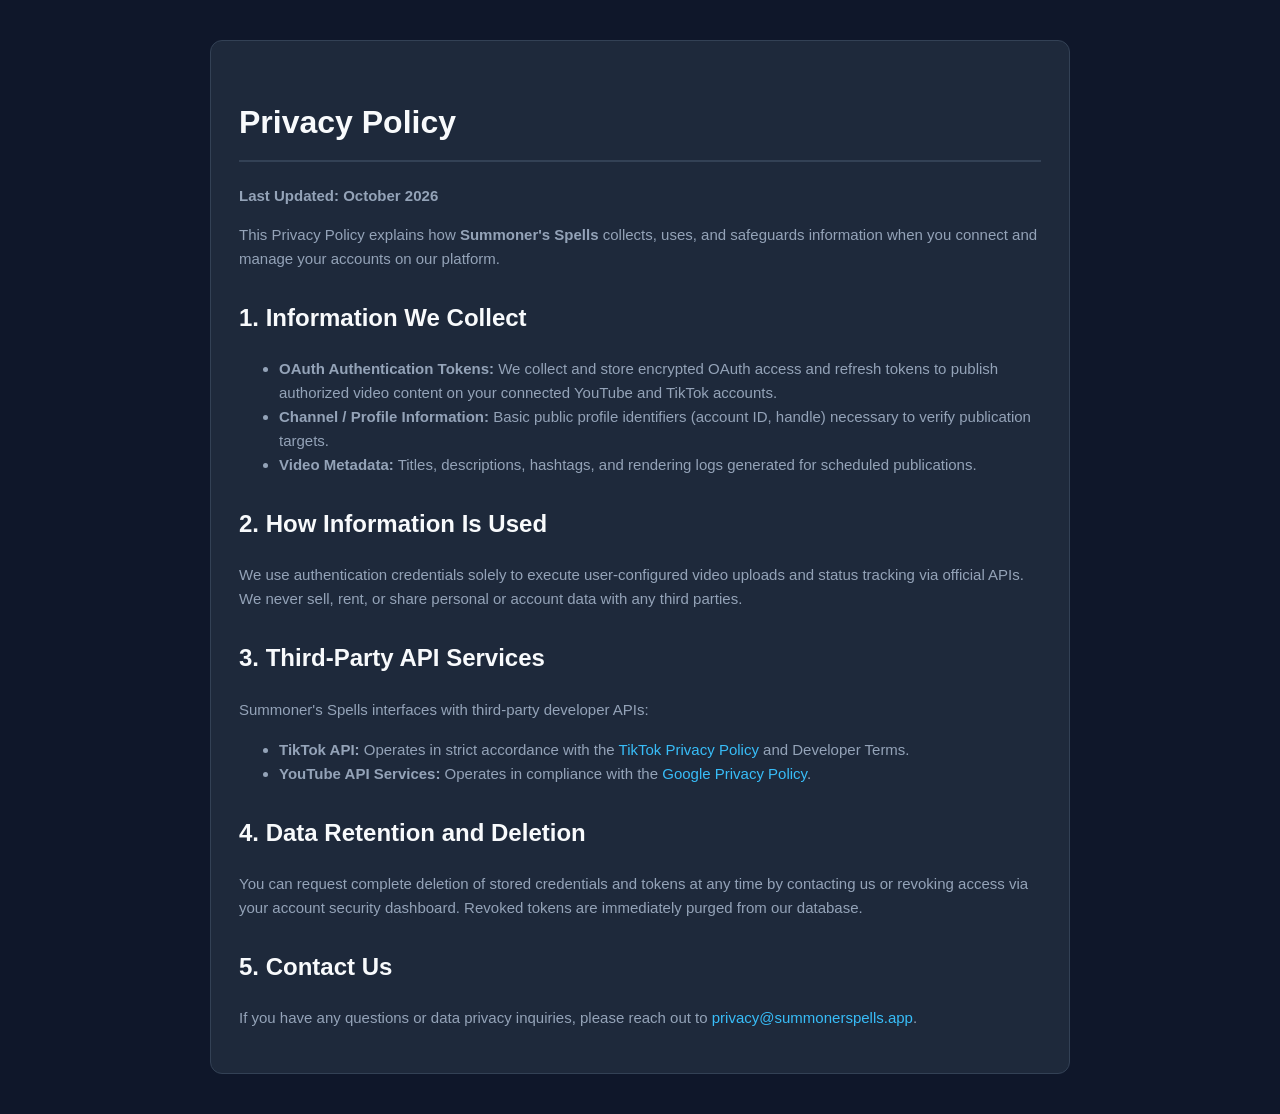
<file: wwwroot/privacy.html>
<!DOCTYPE html>
<html lang="en">
<head>
    <meta charset="UTF-8">
    <meta name="viewport" content="width=device-width, initial-scale=1.0">
    <meta name="tiktok-developers-site-verification" content="vLvgyxauHoVUF1J9mmN4q5zrSQfatgZo">
    <meta name="tiktok-developers-site-verification" content="tiktok-developers-site-verification=vLvgyxauHoVUF1J9mmN4q5zrSQfatgZo">
    <title>Privacy Policy - Summoner's Spells</title>
    <style>
        body {
            font-family: -apple-system, BlinkMacSystemFont, "Segoe UI", Roboto, Helvetica, Arial, sans-serif;
            line-height: 1.6;
            color: #e2e8f0;
            background-color: #0f172a;
            max-width: 860px;
            margin: 0 auto;
            padding: 40px 20px;
        }
        h1, h2 { color: #f8fafc; margin-top: 28px; }
        h1 { border-bottom: 2px solid #334155; padding-bottom: 12px; }
        p, li { color: #94a3b8; font-size: 15px; }
        a { color: #38bdf8; text-decoration: none; }
        .card { background: #1e293b; border-radius: 12px; padding: 28px; border: 1px solid #334155; }
    </style>
</head>
<body>
    <div class="card">
        <h1>Privacy Policy</h1>
        <p><strong>Last Updated: October 2026</strong></p>
        <p>This Privacy Policy explains how <strong>Summoner's Spells</strong> collects, uses, and safeguards information when you connect and manage your accounts on our platform.</p>
        
        <h2>1. Information We Collect</h2>
        <ul>
            <li><strong>OAuth Authentication Tokens:</strong> We collect and store encrypted OAuth access and refresh tokens to publish authorized video content on your connected YouTube and TikTok accounts.</li>
            <li><strong>Channel / Profile Information:</strong> Basic public profile identifiers (account ID, handle) necessary to verify publication targets.</li>
            <li><strong>Video Metadata:</strong> Titles, descriptions, hashtags, and rendering logs generated for scheduled publications.</li>
        </ul>
        
        <h2>2. How Information Is Used</h2>
        <p>We use authentication credentials solely to execute user-configured video uploads and status tracking via official APIs. We never sell, rent, or share personal or account data with any third parties.</p>
        
        <h2>3. Third-Party API Services</h2>
        <p>Summoner's Spells interfaces with third-party developer APIs:</p>
        <ul>
            <li><strong>TikTok API:</strong> Operates in strict accordance with the <a href="https://www.tiktok.com/legal/privacy-policy" target="_blank">TikTok Privacy Policy</a> and Developer Terms.</li>
            <li><strong>YouTube API Services:</strong> Operates in compliance with the <a href="https://policies.google.com/privacy" target="_blank">Google Privacy Policy</a>.</li>
        </ul>
        
        <h2>4. Data Retention and Deletion</h2>
        <p>You can request complete deletion of stored credentials and tokens at any time by contacting us or revoking access via your account security dashboard. Revoked tokens are immediately purged from our database.</p>
        
        <h2>5. Contact Us</h2>
        <p>If you have any questions or data privacy inquiries, please reach out to <a href="mailto:privacy@summonerspells.app">privacy@summonerspells.app</a>.</p>
    </div>
</body>
</html>
</file>
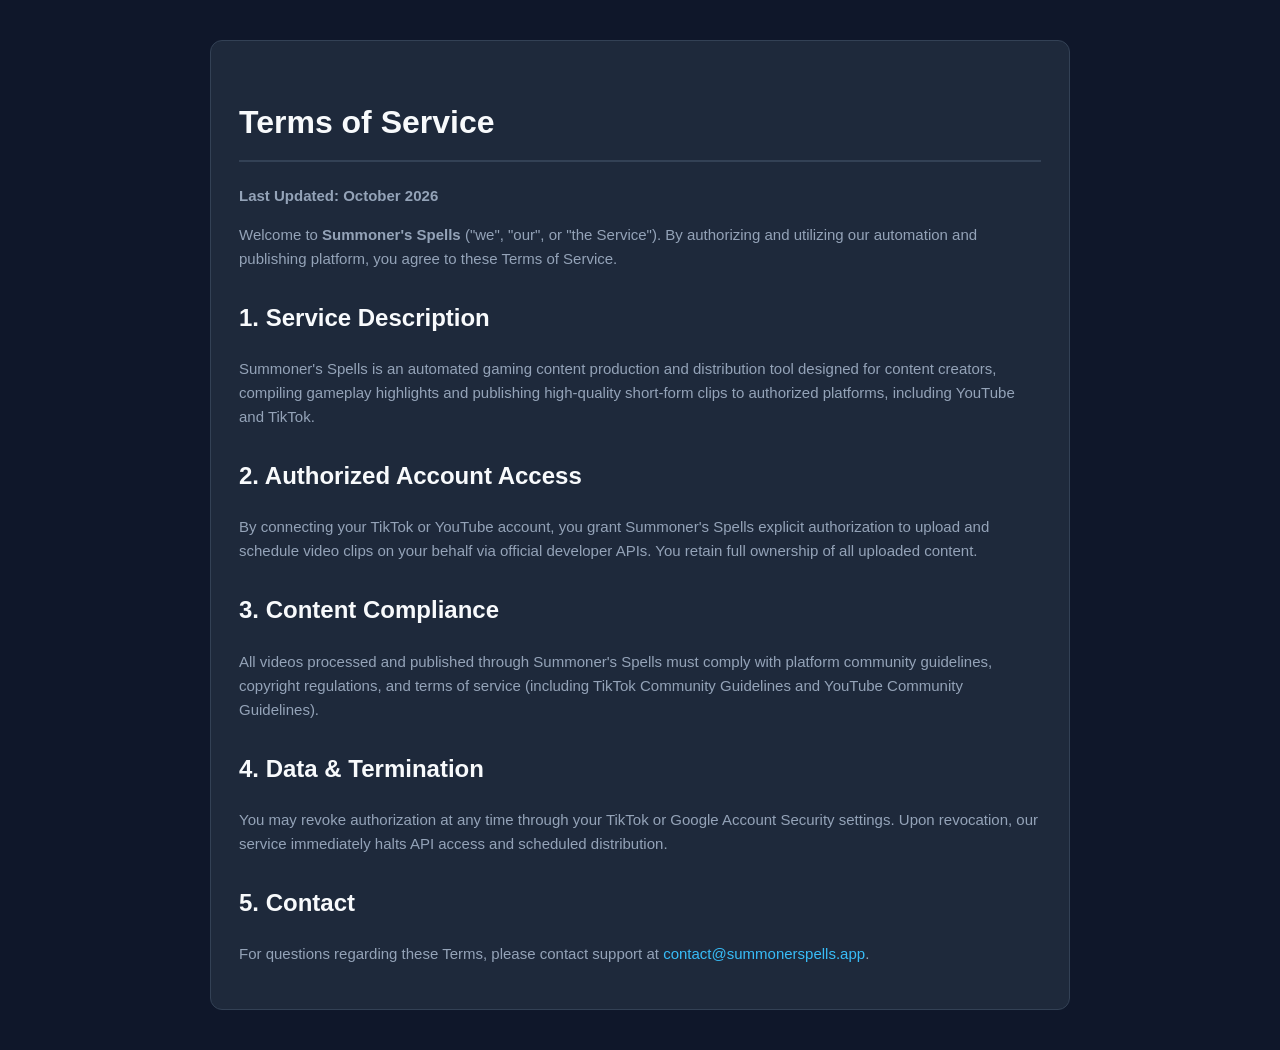
<file: wwwroot/terms.html>
<!DOCTYPE html>
<html lang="en">
<head>
    <meta charset="UTF-8">
    <meta name="viewport" content="width=device-width, initial-scale=1.0">
    <meta name="tiktok-developers-site-verification" content="vLvgyxauHoVUF1J9mmN4q5zrSQfatgZo">
    <meta name="tiktok-developers-site-verification" content="tiktok-developers-site-verification=vLvgyxauHoVUF1J9mmN4q5zrSQfatgZo">
    <title>Terms of Service - Summoner's Spells</title>
    <style>
        body {
            font-family: -apple-system, BlinkMacSystemFont, "Segoe UI", Roboto, Helvetica, Arial, sans-serif;
            line-height: 1.6;
            color: #e2e8f0;
            background-color: #0f172a;
            max-width: 860px;
            margin: 0 auto;
            padding: 40px 20px;
        }
        h1, h2 { color: #f8fafc; margin-top: 28px; }
        h1 { border-bottom: 2px solid #334155; padding-bottom: 12px; }
        p, li { color: #94a3b8; font-size: 15px; }
        a { color: #38bdf8; text-decoration: none; }
        .card { background: #1e293b; border-radius: 12px; padding: 28px; border: 1px solid #334155; }
    </style>
</head>
<body>
    <div class="card">
        <h1>Terms of Service</h1>
        <p><strong>Last Updated: October 2026</strong></p>
        <p>Welcome to <strong>Summoner's Spells</strong> ("we", "our", or "the Service"). By authorizing and utilizing our automation and publishing platform, you agree to these Terms of Service.</p>
        
        <h2>1. Service Description</h2>
        <p>Summoner's Spells is an automated gaming content production and distribution tool designed for content creators, compiling gameplay highlights and publishing high-quality short-form clips to authorized platforms, including YouTube and TikTok.</p>
        
        <h2>2. Authorized Account Access</h2>
        <p>By connecting your TikTok or YouTube account, you grant Summoner's Spells explicit authorization to upload and schedule video clips on your behalf via official developer APIs. You retain full ownership of all uploaded content.</p>
        
        <h2>3. Content Compliance</h2>
        <p>All videos processed and published through Summoner's Spells must comply with platform community guidelines, copyright regulations, and terms of service (including TikTok Community Guidelines and YouTube Community Guidelines).</p>
        
        <h2>4. Data & Termination</h2>
        <p>You may revoke authorization at any time through your TikTok or Google Account Security settings. Upon revocation, our service immediately halts API access and scheduled distribution.</p>
        
        <h2>5. Contact</h2>
        <p>For questions regarding these Terms, please contact support at <a href="mailto:contact@summonerspells.app">contact@summonerspells.app</a>.</p>
    </div>
</body>
</html>
</file>
